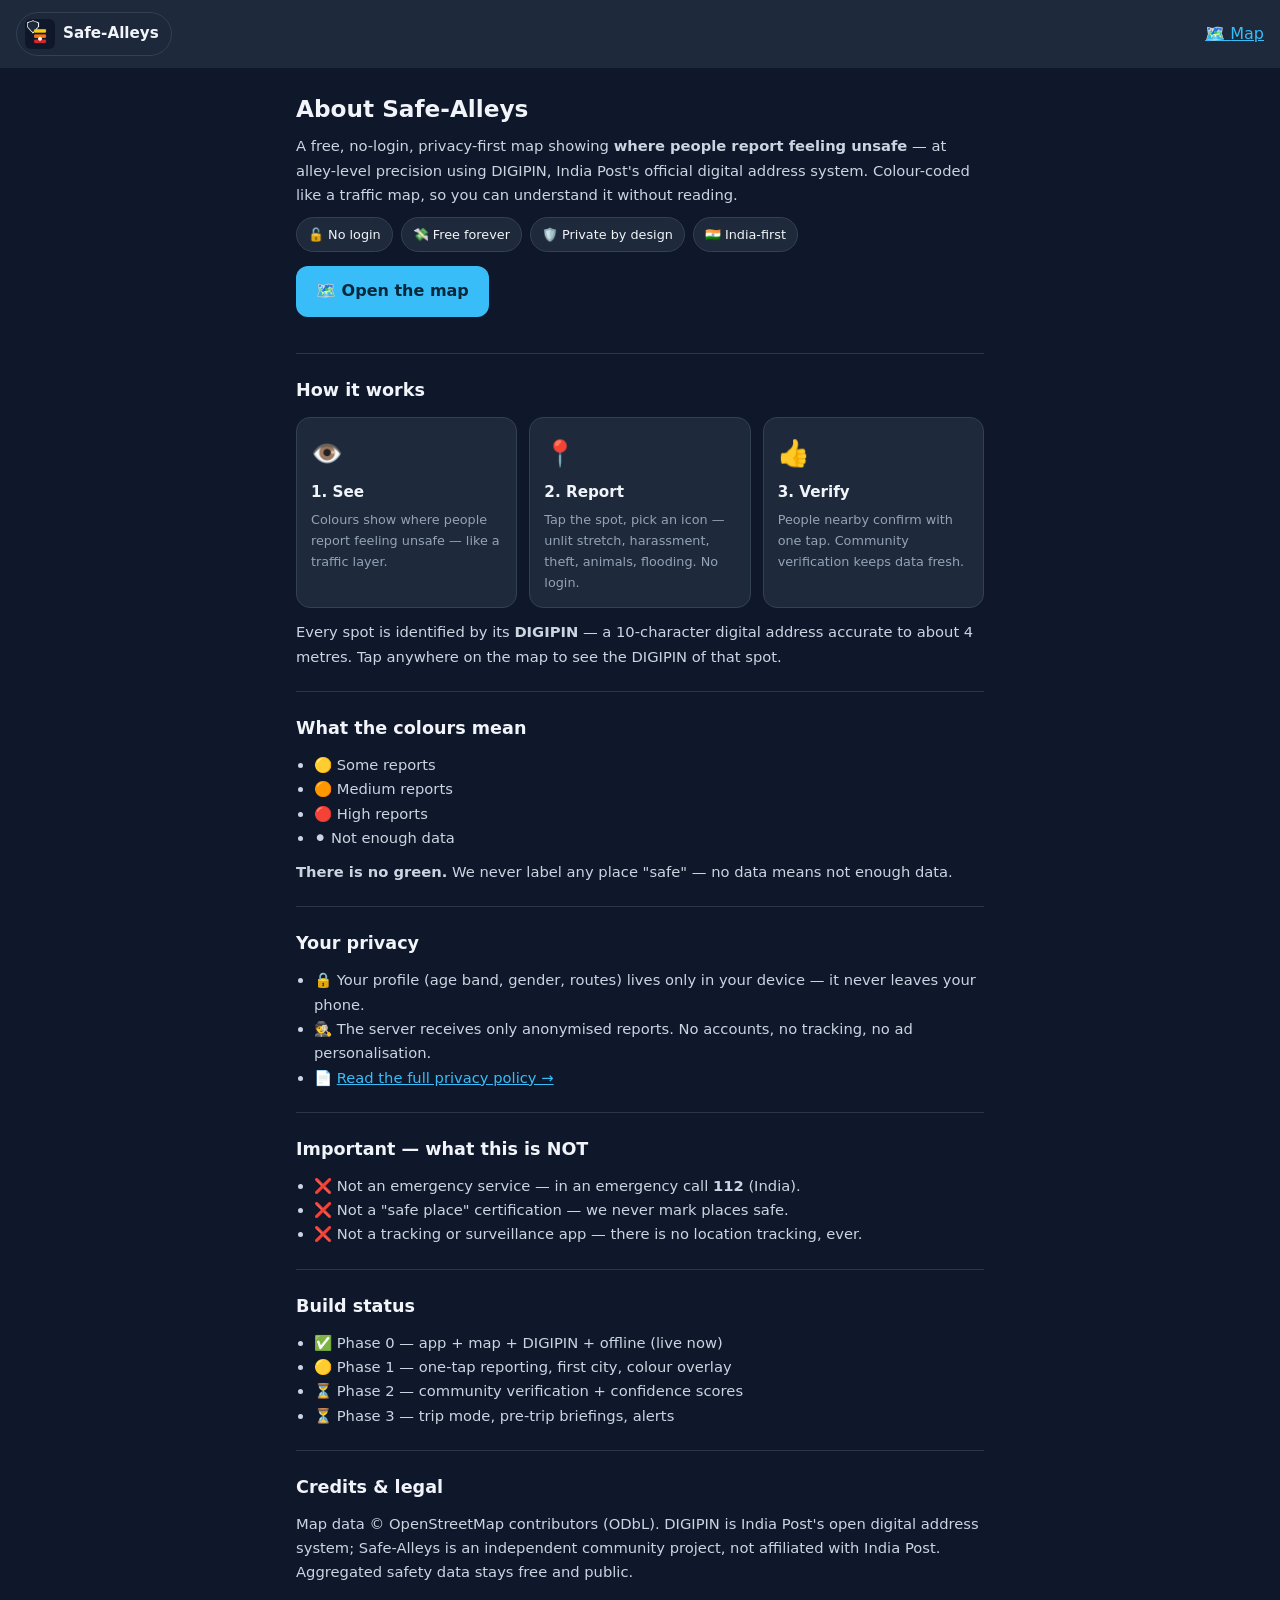
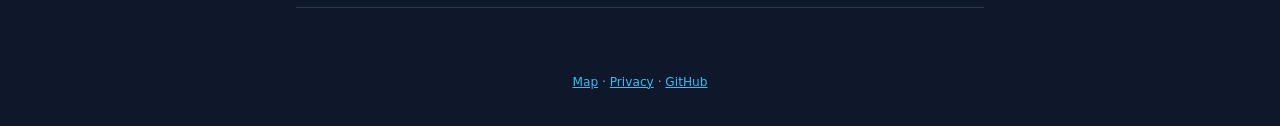
<file: about.html>
<!DOCTYPE html>
<html lang="en">
<head>
<meta charset="UTF-8">
<meta name="viewport" content="width=device-width, initial-scale=1.0">
<title>About Safe-Alleys — What it is, how it works, privacy</title>
<meta name="description" content="Safe-Alleys is a free, no-login, privacy-first community safety map of India using DIGIPIN. We never mark any place safe. See how it works and what data stays on your device.">
<meta name="robots" content="index, follow">
<link rel="canonical" href="https://safealleys.pages.dev/about.html">
<meta name="theme-color" content="#0f172a">
<link rel="manifest" href="/manifest.json">
<link rel="icon" href="/icons/icon-192.png">
<meta name="google-site-verification" content="GlkDu5ZL-CyyKjwPSj9d9X3Y2qsHUj_qAwRwxiLr7nI">
<script async src="https://www.googletagmanager.com/gtag/js?id=G-GLNKRTPSC1"></script>
<script>window.dataLayer=window.dataLayer||[];function gtag(){dataLayer.push(arguments);}gtag('js',new Date());gtag('config','G-GLNKRTPSC1');</script><link rel="stylesheet" href="/style.css">
<script type="application/ld+json">
{"@context":"https://schema.org","@type":"FAQPage","mainEntity":[
{"@type":"Question","name":"Is Safe-Alleys free?","acceptedAnswer":{"@type":"Answer","text":"Yes — free forever, no login, no payment. Children can use it on a parent's phone."}},
{"@type":"Question","name":"Does Safe-Alleys mark places as safe?","acceptedAnswer":{"@type":"Answer","text":"No. We only show where people have reported feeling unsafe. No reports means not enough data — never safe."}},
{"@type":"Question","name":"What happens to my data?","acceptedAnswer":{"@type":"Answer","text":"Your profile stays on your device. The server only receives anonymised community safety reports."}},
{"@type":"Question","name":"What is a DIGIPIN?","acceptedAnswer":{"@type":"Answer","text":"DIGIPIN is India Post's official open digital address system — a 10-character code that identifies any spot in India to about 4 metres."}}
]}
</script>
</head>
<body class="page-mode">
<header class="page-top">
  <div class="brand">
    <img src="/icons/icon-192.png" alt="" width="30" height="30">
    <strong>Safe-Alleys</strong>
  </div>
  <a href="/" style="color:#38bdf8">🗺️ <span>Map</span></a>
</header>

<main class="page-main">
<section>
  <h1>About Safe-Alleys</h1>
  <p>A free, no-login, privacy-first map showing <strong>where people report feeling unsafe</strong> — at alley-level precision using DIGIPIN, India Post's official digital address system. Colour-coded like a traffic map, so you can understand it without reading.</p>
  <div class="badge-row">
    <span>🔓 No login</span><span>💸 Free forever</span><span>🛡️ Private by design</span><span>🇮🇳 India-first</span>
  </div>
  <a class="big-btn" href="/">🗺️ Open the map</a>
</section>

<section>
  <h2>How it works</h2>
  <div class="steps">
    <div class="step"><span class="step-ico">👁️</span><h3>1. See</h3><p>Colours show where people report feeling unsafe — like a traffic layer.</p></div>
    <div class="step"><span class="step-ico">📍</span><h3>2. Report</h3><p>Tap the spot, pick an icon — unlit stretch, harassment, theft, animals, flooding. No login.</p></div>
    <div class="step"><span class="step-ico">👍</span><h3>3. Verify</h3><p>People nearby confirm with one tap. Community verification keeps data fresh.</p></div>
  </div>
  <p style="margin-top:12px">Every spot is identified by its <strong>DIGIPIN</strong> — a 10-character digital address accurate to about 4 metres. Tap anywhere on the map to see the DIGIPIN of that spot.</p>
</section>

<section>
  <h2>What the colours mean</h2>
  <ul>
    <li>🟡 Some reports</li>
    <li>🟠 Medium reports</li>
    <li>🔴 High reports</li>
    <li>⚫ Not enough data</li>
  </ul>
  <p style="margin-top:10px"><strong>There is no green.</strong> We never label any place "safe" — no data means not enough data.</p>
</section>

<section>
  <h2>Your privacy</h2>
  <ul>
    <li>🔒 Your profile (age band, gender, routes) lives only in your device — it never leaves your phone.</li>
    <li>🕵️ The server receives only anonymised reports. No accounts, no tracking, no ad personalisation.</li>
    <li>📄 <a href="/privacy.html">Read the full privacy policy →</a></li>
  </ul>
</section>

<section>
  <h2>Important — what this is NOT</h2>
  <ul>
    <li>❌ Not an emergency service — in an emergency call <strong>112</strong> (India).</li>
    <li>❌ Not a "safe place" certification — we never mark places safe.</li>
    <li>❌ Not a tracking or surveillance app — there is no location tracking, ever.</li>
  </ul>
</section>

<section>
  <h2>Build status</h2>
  <ul>
    <li>✅ Phase 0 — app + map + DIGIPIN + offline (live now)</li>
    <li>🟡 Phase 1 — one-tap reporting, first city, colour overlay</li>
    <li>⏳ Phase 2 — community verification + confidence scores</li>
    <li>⏳ Phase 3 — trip mode, pre-trip briefings, alerts</li>
  </ul>
</section>

<section>
  <h2>Credits & legal</h2>
  <p>Map data © OpenStreetMap contributors (ODbL). DIGIPIN is India Post's open digital address system; Safe-Alleys is an independent community project, not affiliated with India Post. Aggregated safety data stays free and public.</p>
</section>
</main>

<footer class="page-footer">
  <p><a href="/">Map</a> · <a href="/privacy.html">Privacy</a> · <a href="https://github.com/skmstudioservices-cyber/Safe-Alleys" rel="noopener" target="_blank">GitHub</a></p>
</footer>
</body>
</html>
</file>
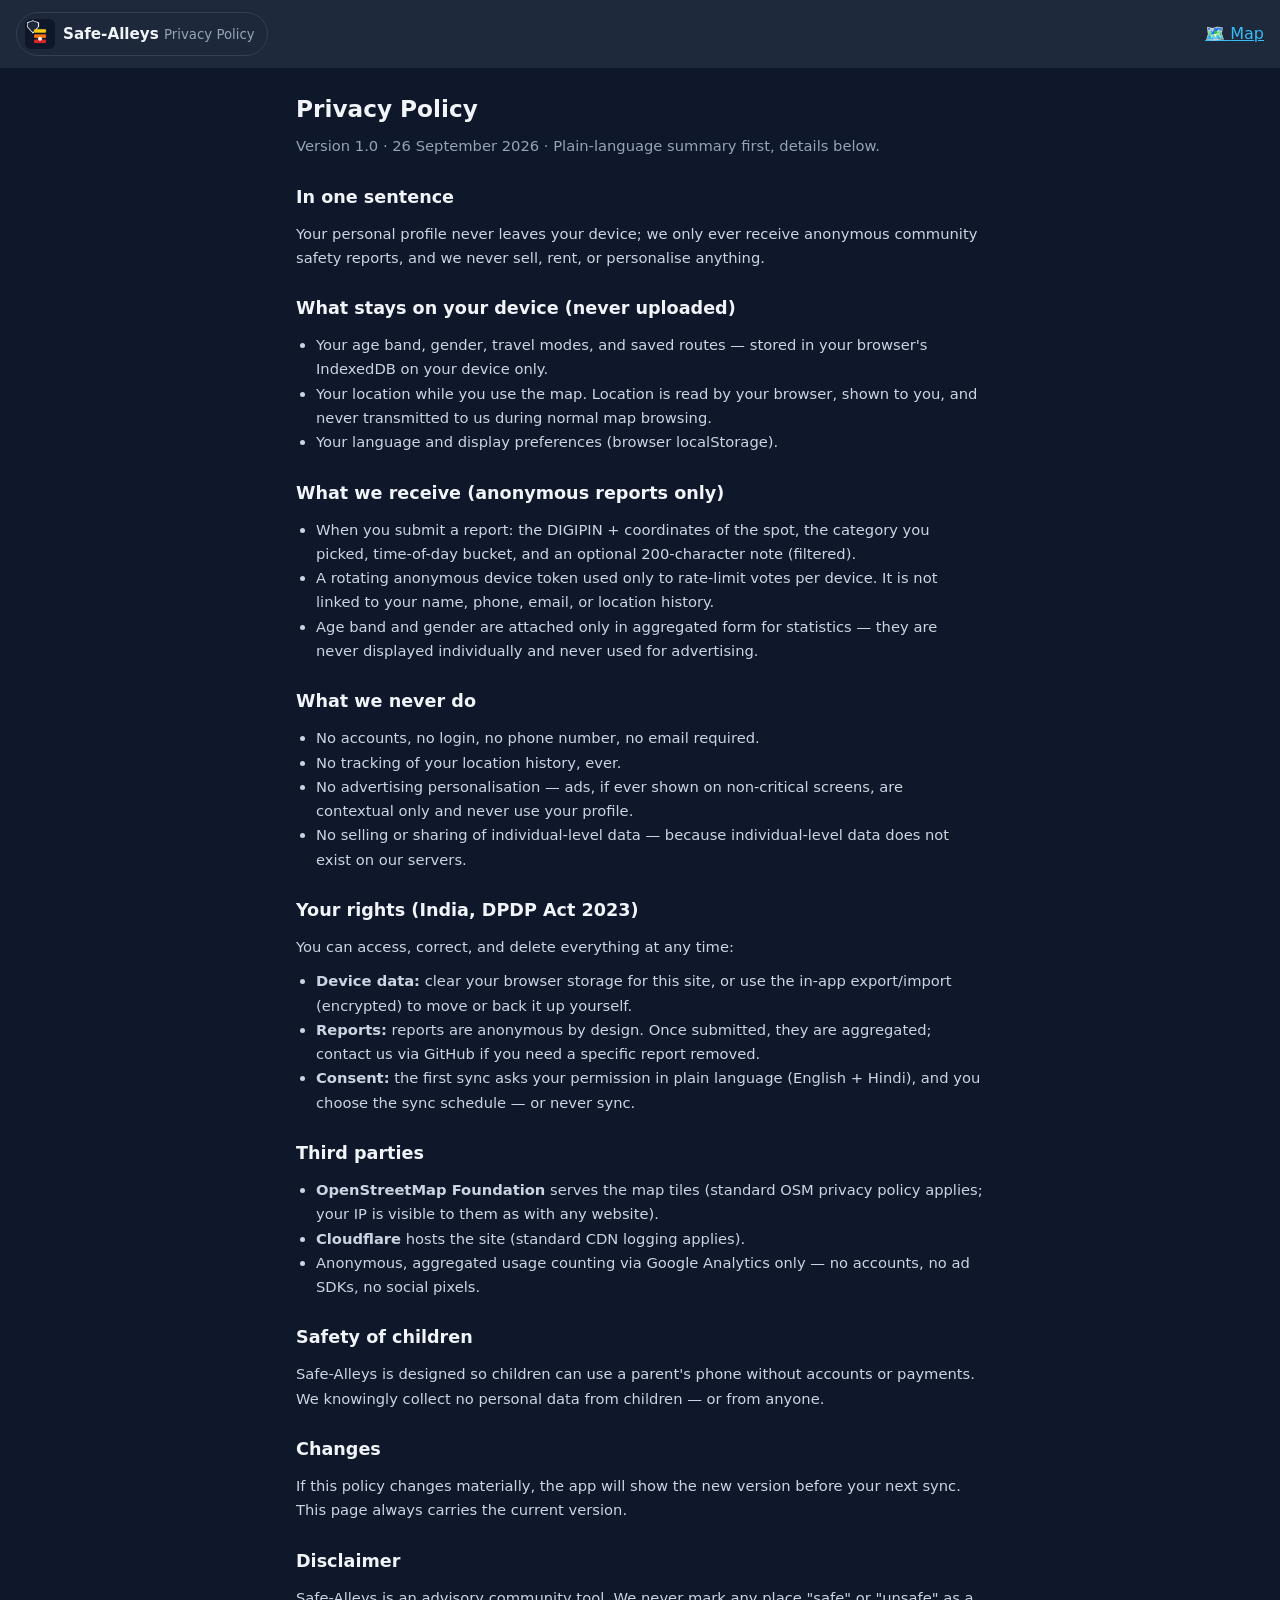
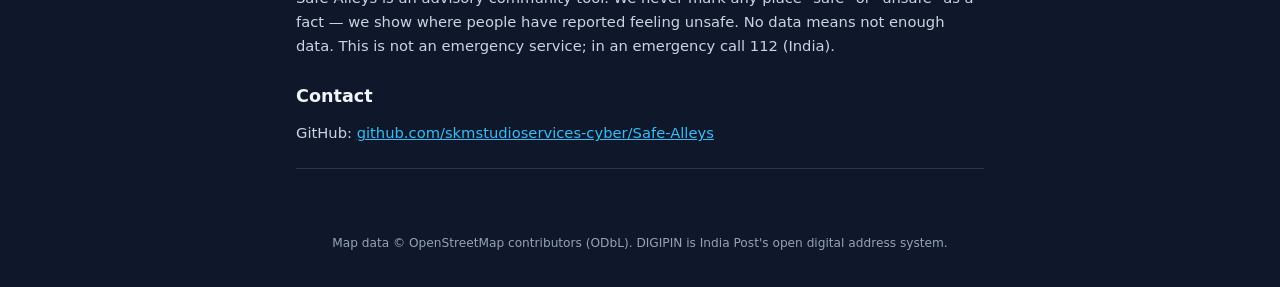
<file: privacy.html>
<!DOCTYPE html>
<html lang="en">
<head>
<meta charset="UTF-8">
<meta name="viewport" content="width=device-width, initial-scale=1.0">
<title>Privacy Policy — Safe-Alleys</title>
<meta name="description" content="Safe-Alleys privacy policy: local-first profiles, anonymised reports only, no accounts, no tracking, no ad personalisation. Plain language, DPDP Act 2023 aligned.">
<meta name="robots" content="index, follow">
<link rel="canonical" href="https://safealleys.pages.dev/privacy.html">
<meta name="theme-color" content="#0f172a">
<link rel="manifest" href="/manifest.json">
<link rel="icon" href="/icons/icon-192.png">
<meta name="google-site-verification" content="GlkDu5ZL-CyyKjwPSj9d9X3Y2qsHUj_qAwRwxiLr7nI">
<script async src="https://www.googletagmanager.com/gtag/js?id=G-GLNKRTPSC1"></script>
<script>window.dataLayer=window.dataLayer||[];function gtag(){dataLayer.push(arguments);}gtag('js',new Date());gtag('config','G-GLNKRTPSC1');</script><link rel="stylesheet" href="/style.css">
</head>
<body class="page-mode">
<header class="page-top">
  <div class="brand">
    <img src="/icons/icon-192.png" alt="" width="30" height="30">
    <div><strong>Safe-Alleys</strong> <small style="color:#94a3b8">Privacy Policy</small></div>
  </div>
  <a href="/" style="color:#38bdf8">🗺️ <span>Map</span></a>
</header>

<main class="page-main">
<section>
  <h1>Privacy Policy</h1>
  <p style="color:#94a3b8">Version 1.0 · 26 September 2026 · Plain-language summary first, details below.</p>

  <h2 style="margin-top:24px">In one sentence</h2>
  <p>Your personal profile never leaves your device; we only ever receive anonymous community safety reports, and we never sell, rent, or personalise anything.</p>

  <h2 style="margin-top:24px">What stays on your device (never uploaded)</h2>
  <ul style="margin:10px 0 0 20px">
    <li>Your age band, gender, travel modes, and saved routes — stored in your browser's IndexedDB on your device only.</li>
    <li>Your location while you use the map. Location is read by your browser, shown to you, and never transmitted to us during normal map browsing.</li>
    <li>Your language and display preferences (browser localStorage).</li>
  </ul>

  <h2 style="margin-top:24px">What we receive (anonymous reports only)</h2>
  <ul style="margin:10px 0 0 20px">
    <li>When you submit a report: the DIGIPIN + coordinates of the spot, the category you picked, time-of-day bucket, and an optional 200-character note (filtered).</li>
    <li>A rotating anonymous device token used only to rate-limit votes per device. It is not linked to your name, phone, email, or location history.</li>
    <li>Age band and gender are attached only in aggregated form for statistics — they are never displayed individually and never used for advertising.</li>
  </ul>

  <h2 style="margin-top:24px">What we never do</h2>
  <ul style="margin:10px 0 0 20px">
    <li>No accounts, no login, no phone number, no email required.</li>
    <li>No tracking of your location history, ever.</li>
    <li>No advertising personalisation — ads, if ever shown on non-critical screens, are contextual only and never use your profile.</li>
    <li>No selling or sharing of individual-level data — because individual-level data does not exist on our servers.</li>
  </ul>

  <h2 style="margin-top:24px">Your rights (India, DPDP Act 2023)</h2>
  <p>You can access, correct, and delete everything at any time:</p>
  <ul style="margin:10px 0 0 20px">
    <li><strong>Device data:</strong> clear your browser storage for this site, or use the in-app export/import (encrypted) to move or back it up yourself.</li>
    <li><strong>Reports:</strong> reports are anonymous by design. Once submitted, they are aggregated; contact us via GitHub if you need a specific report removed.</li>
    <li><strong>Consent:</strong> the first sync asks your permission in plain language (English + Hindi), and you choose the sync schedule — or never sync.</li>
  </ul>

  <h2 style="margin-top:24px">Third parties</h2>
  <ul style="margin:10px 0 0 20px">
    <li><strong>OpenStreetMap Foundation</strong> serves the map tiles (standard OSM privacy policy applies; your IP is visible to them as with any website).</li>
    <li><strong>Cloudflare</strong> hosts the site (standard CDN logging applies).</li>
    <li>Anonymous, aggregated usage counting via Google Analytics only — no accounts, no ad SDKs, no social pixels.</li>
  </ul>

  <h2 style="margin-top:24px">Safety of children</h2>
  <p>Safe-Alleys is designed so children can use a parent's phone without accounts or payments. We knowingly collect no personal data from children — or from anyone.</p>

  <h2 style="margin-top:24px">Changes</h2>
  <p>If this policy changes materially, the app will show the new version before your next sync. This page always carries the current version.</p>

  <h2 style="margin-top:24px">Disclaimer</h2>
  <p>Safe-Alleys is an advisory community tool. We never mark any place "safe" or "unsafe" as a fact — we show where people have reported feeling unsafe. No data means not enough data. This is not an emergency service; in an emergency call 112 (India).</p>

  <h2 style="margin-top:24px">Contact</h2>
  <p>GitHub: <a href="https://github.com/skmstudioservices-cyber/Safe-Alleys" rel="noopener" target="_blank">github.com/skmstudioservices-cyber/Safe-Alleys</a></p>
</section>
</main>

<footer class="page-footer">
  <p>Map data © OpenStreetMap contributors (ODbL). DIGIPIN is India Post's open digital address system.</p>
</footer>
</body>
</html>
</file>
<file: style.css>
/* Safe-Alleys — app shell UI. Map-first, thumb-reach, minimal reading. */
* { box-sizing: border-box; margin: 0; padding: 0; }
:root {
  --bg: #0f172a; --panel: #1e293b; --panel2: #273449; --ink: #f1f5f9; --muted: #94a3b8;
  --yellow: #facc15; --orange: #f97316; --red: #dc2626; --grey: #6b7280; --accent: #38bdf8;
}
html, body { height: 100%; }
body.app-mode { font-family: system-ui, -apple-system, "Segoe UI", Roboto, sans-serif; background: var(--bg); color: var(--ink); overflow: hidden; }
.hidden { display: none !important; }

/* map fullscreen */
#map { position: fixed; inset: 0; z-index: 1; background: var(--bg); }
.leaflet-container { font: inherit; }

/* top HUD */
.hud-top { position: fixed; top: 0; left: 0; right: 0; z-index: 900; display: flex; justify-content: space-between; align-items: center; padding: calc(env(safe-area-inset-top, 0px) + 8px) 12px 8px; background: linear-gradient(rgba(15,23,42,.92), rgba(15,23,42,0)); pointer-events: none; }
.hud-top .brand, .hud-top .hud-actions { pointer-events: auto; }
.brand { display: flex; gap: 8px; align-items: center; background: rgba(30,41,59,.92); border: 1px solid #334155; padding: 6px 12px 6px 8px; border-radius: 999px; backdrop-filter: blur(6px); }
.brand img { border-radius: 6px; }
.brand strong { font-size: .95rem; }
.hud-actions { display: flex; gap: 8px; }
.hud-btn { background: rgba(30,41,59,.92); color: var(--ink); border: 1px solid #334155; border-radius: 999px; padding: 8px 12px; font: inherit; font-size: .9rem; cursor: pointer; backdrop-filter: blur(6px); }

/* chips */
.advisory-chip, .legend-pill { position: fixed; z-index: 800; background: rgba(30,41,59,.94); border: 1px solid #334155; color: var(--ink); border-radius: 14px; padding: 8px 12px; font-size: .82rem; text-align: left; cursor: pointer; max-width: min(88vw, 360px); backdrop-filter: blur(6px); }
.advisory-chip { top: calc(env(safe-area-inset-top, 0px) + 60px); left: 10px; }
.legend-pill { top: calc(env(safe-area-inset-top, 0px) + 60px); right: 10px; }
.advisory-chip.open, .legend-pill.open { max-width: min(88vw, 360px); }
.chip-full { display: block; line-height: 1.5; }
.sw { width: 14px; height: 14px; border-radius: 4px; display: inline-block; }
.sw.grey { background: var(--grey); } .sw.yellow { background: var(--yellow); } .sw.orange { background: var(--orange); } .sw.red { background: var(--red); }
.lg { display: flex; align-items: center; gap: 8px; margin: 4px 0; }
.lg-note { color: var(--muted); font-size: .78rem; margin-top: 6px; }

/* dock */
.dock { position: fixed; left: 50%; transform: translateX(-50%); bottom: calc(env(safe-area-inset-bottom, 0px) + 14px); z-index: 900; display: flex; align-items: flex-end; gap: 18px; }
.dock-btn { display: flex; flex-direction: column; align-items: center; gap: 2px; background: rgba(30,41,59,.94); color: var(--ink); border: 1px solid #334155; border-radius: 16px; padding: 8px 14px; font: inherit; font-size: .68rem; text-decoration: none; cursor: pointer; backdrop-filter: blur(6px); }
.dock-btn .ico { font-size: 1.25rem; }
.dock-btn.busy { animation: pulse 1s infinite; }
@keyframes pulse { 50% { opacity: .5; } }
.fab { display: flex; flex-direction: column; align-items: center; gap: 2px; background: var(--red); color: #fff; border: none; border-radius: 22px; padding: 12px 22px; font: inherit; font-weight: 700; font-size: .8rem; cursor: pointer; box-shadow: 0 6px 20px rgba(220,38,38,.45); }
.fab .ico { font-size: 1.35rem; }

/* bottom sheet */
.sheet { position: fixed; left: 0; right: 0; bottom: 0; z-index: 950; background: var(--panel); border-radius: 20px 20px 0 0; border-top: 1px solid #334155; padding: 8px 18px calc(env(safe-area-inset-bottom, 0px) + 20px); transform: translateY(110%); transition: transform .25s ease; max-width: 520px; margin: 0 auto; }
.sheet.open { transform: translateY(0); }
.sheet-handle { width: 40px; height: 4px; border-radius: 999px; background: #475569; margin: 4px auto 12px; cursor: pointer; }
.sheet-close { position: absolute; top: 12px; right: 12px; background: var(--panel2); color: var(--ink); border: none; border-radius: 999px; width: 30px; height: 30px; font: inherit; cursor: pointer; }
.sheet h3 { font-size: 1.05rem; margin-bottom: 4px; }
.sheet-sub { color: var(--muted); font-size: .85rem; margin-bottom: 12px; }
.cat-grid { display: grid; grid-template-columns: repeat(3, 1fr); gap: 10px; }
.cat { display: flex; flex-direction: column; align-items: center; gap: 6px; background: var(--panel2); color: var(--ink); border: 1px solid #334155; border-radius: 14px; padding: 14px 6px; font: inherit; font-size: .75rem; }
.cat:disabled { opacity: .65; }
.cat span:first-child { font-size: 1.5rem; }
.sheet-note { margin-top: 14px; color: var(--muted); font-size: .78rem; line-height: 1.5; background: rgba(56,189,248,.08); border: 1px dashed #334155; padding: 10px; border-radius: 10px; }

/* popups */
.pin-pop { text-align: center; }
.pin-pop code.pin-code { font-size: 1.2rem; letter-spacing: 2px; color: #0f172a; background: var(--yellow); padding: 2px 8px; border-radius: 6px; display: inline-block; margin: 6px 0; }
.copy-btn { margin-top: 4px; background: var(--panel); color: var(--ink); border: 1px solid #475569; border-radius: 8px; padding: 6px 10px; font-size: .85rem; cursor: pointer; }

.ios-hint { position: fixed; bottom: calc(env(safe-area-inset-bottom, 0px) + 96px); left: 50%; transform: translateX(-50%); z-index: 890; background: rgba(30,41,59,.95); border: 1px solid #334155; color: var(--ink); padding: 10px 16px; border-radius: 12px; font-size: .82rem; }

/* ---------- about page (scrollable, shared shell) ---------- */
body.page-mode { font-family: system-ui, -apple-system, "Segoe UI", Roboto, sans-serif; background: var(--bg); color: var(--ink); line-height: 1.65; overflow: auto; }
.page-top { display: flex; justify-content: space-between; align-items: center; padding: 12px 16px; background: var(--panel); position: sticky; top: 0; z-index: 10; }
.page-top .brand img { border-radius: 6px; }
.page-main { max-width: 720px; margin: 0 auto; padding: 0 16px 40px; }
.page-main section { padding: 22px 0; border-bottom: 1px solid #293548; }
.page-main h1 { font-size: 1.45rem; margin-bottom: 6px; }
.page-main h2 { font-size: 1.1rem; margin-bottom: 10px; }
.page-main p, .page-main li { color: #cbd5e1; font-size: .92rem; }
.page-main ul { margin-left: 18px; }
.steps { display: grid; grid-template-columns: repeat(auto-fit, minmax(180px, 1fr)); gap: 12px; margin-top: 12px; }
.step { background: var(--panel); border: 1px solid #334155; border-radius: 14px; padding: 14px; }
.step .step-ico { font-size: 1.6rem; }
.step h3 { font-size: .95rem; margin: 6px 0 4px; }
.step p { font-size: .8rem; color: var(--muted); }
.badge-row { display: flex; flex-wrap: wrap; gap: 8px; margin-top: 10px; }
.badge-row span { background: var(--panel); border: 1px solid #334155; padding: 6px 11px; border-radius: 999px; font-size: .8rem; }
.page-footer { text-align: center; color: var(--muted); font-size: .76rem; padding: 24px 16px 34px; }
.big-btn { display: inline-block; margin: 14px 0; background: var(--accent); color: #06283a; font-weight: 700; border-radius: 12px; padding: 12px 20px; text-decoration: none; }
a { color: var(--accent); }
</file>
